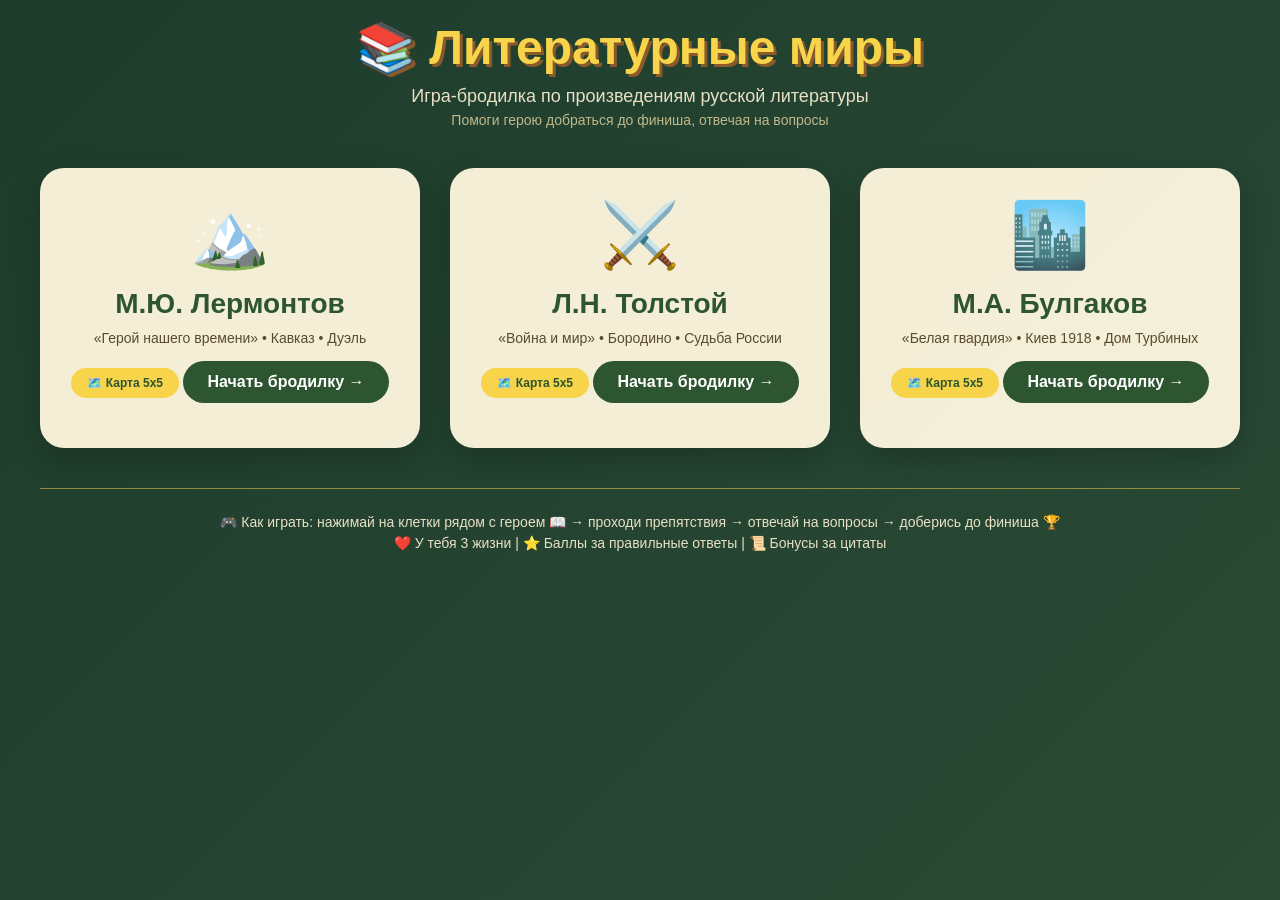
<file: index.html>
<!DOCTYPE html>
<html lang="ru">
<head>
    <meta charset="UTF-8">
    <meta name="viewport" content="width=device-width, initial-scale=1.0, user-scalable=yes">
    <title>Литературные миры | Игра-бродилка</title>
    <link rel="stylesheet" href="style.css">
</head>
<body>
    <div class="container">
        <h1 class="main-title">📚 Литературные миры</h1>
        <p class="subtitle">Игра-бродилка по произведениям русской литературы</p>
        <p class="subtitle-small">Помоги герою добраться до финиша, отвечая на вопросы</p>
        
        <div class="worlds-grid">
            <div class="world-card" data-world="lermontov">
                <div class="world-icon">🏔️</div>
                <h2>М.Ю. Лермонтов</h2>
                <p class="world-desc">«Герой нашего времени» • Кавказ • Дуэль</p>
                <div class="world-badge">🗺️ Карта 5x5</div>
                <button class="play-btn" onclick="startGame('lermontov')">Начать бродилку →</button>
            </div>
            
            <div class="world-card" data-world="tolstoy">
                <div class="world-icon">⚔️</div>
                <h2>Л.Н. Толстой</h2>
                <p class="world-desc">«Война и мир» • Бородино • Судьба России</p>
                <div class="world-badge">🗺️ Карта 5x5</div>
                <button class="play-btn" onclick="startGame('tolstoy')">Начать бродилку →</button>
            </div>
            
            <div class="world-card" data-world="bulgakov">
                <div class="world-icon">🏙️</div>
                <h2>М.А. Булгаков</h2>
                <p class="world-desc">«Белая гвардия» • Киев 1918 • Дом Турбиных</p>
                <div class="world-badge">🗺️ Карта 5x5</div>
                <button class="play-btn" onclick="startGame('bulgakov')">Начать бродилку →</button>
            </div>
        </div>
        
        <div class="info-footer">
            <p>🎮 Как играть: нажимай на клетки рядом с героем 📖 → проходи препятствия → отвечай на вопросы → доберись до финиша 🏆</p>
            <p>❤️ У тебя 3 жизни | ⭐ Баллы за правильные ответы | 📜 Бонусы за цитаты</p>
        </div>
    </div>
    
    <script>
        function startGame(world) {
            localStorage.setItem('currentWorld', world);
            window.location.href = 'game.html';
        }
    </script>
</body>
</html>
</file>
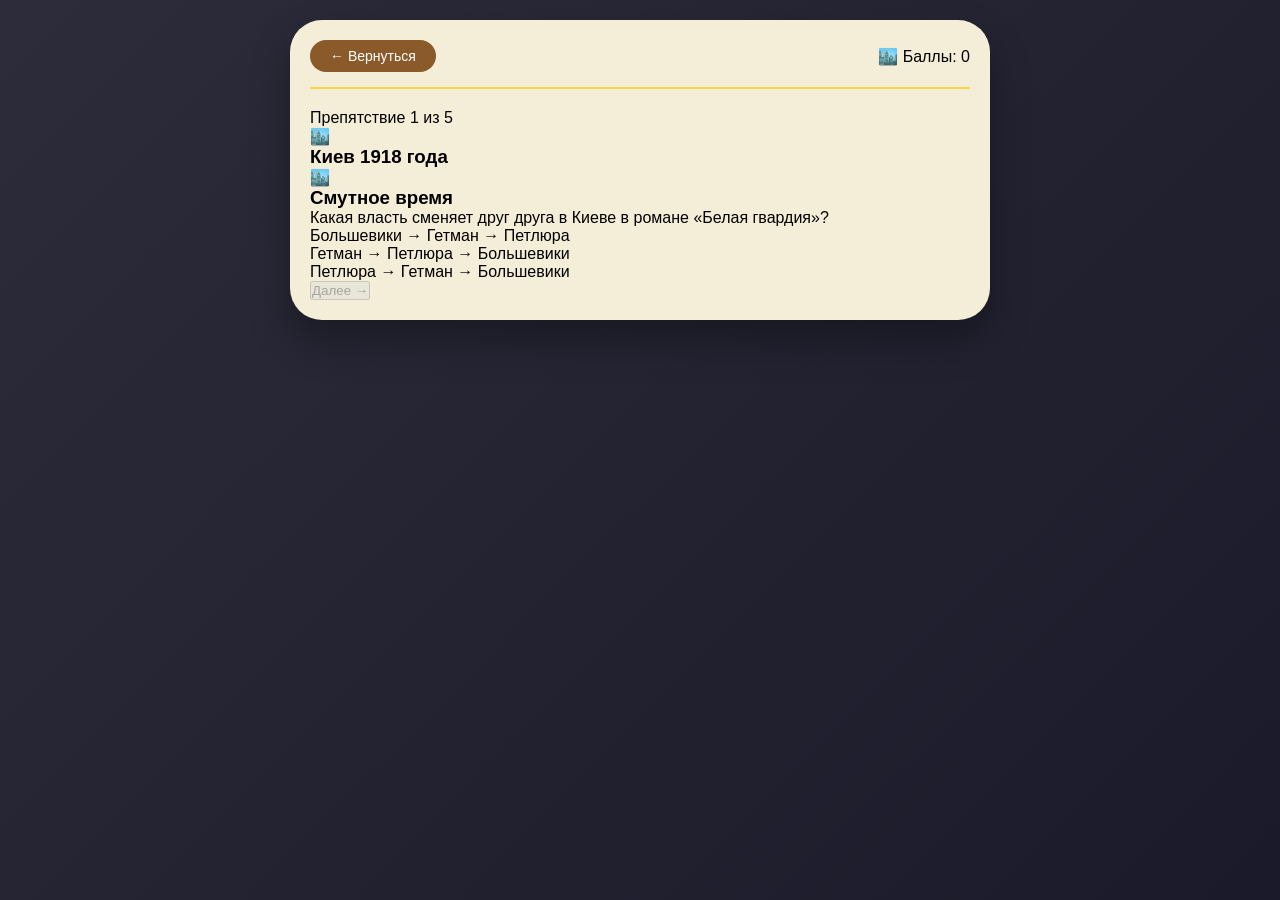
<file: bulgakov.html>
<!DOCTYPE html>
<html lang="ru">
<head>
    <meta charset="UTF-8">
    <meta name="viewport" content="width=device-width, initial-scale=1.0">
    <title>Булгаков - Киев 1918</title>
    <link rel="stylesheet" href="style.css">
    <style>
        body {
            background: linear-gradient(135deg, #2c2c3a 0%, #1a1a2a 100%);
        }
    </style>
</head>
<body>
    <div class="game-container">
        <div class="game-header">
            <a href="index.html" class="back-btn">← Вернуться</a>
            <div class="score">🏙️ Баллы: <span id="score">0</span></div>
        </div>
        
        <div class="progress">
            <div class="progress-bar">
                <div class="progress-fill" id="progressFill"></div>
            </div>
            <div class="progress-text" id="progressText">Препятствие 1 из 5</div>
        </div>
        
        <div class="location">
            <div class="location-icon">🏙️</div>
            <h3 id="locationTitle">Киев 1918 года</h3>
        </div>
        
        <div id="gameContent"></div>
    </div>
    
    <script>
        const questions = [
            {
                location: "Смутное время",
                question: "Какая власть сменяет друг друга в Киеве в романе «Белая гвардия»?",
                options: [
                    "Большевики → Гетман → Петлюра",
                    "Гетман → Петлюра → Большевики",
                    "Петлюра → Гетман → Большевики"
                ],
                correct: 1,
                explanation: "Сначала власть принадлежит гетману Скоропадскому, затем Киев захватывает Петлюра, а позже приходят большевики."
            },
            {
                location: "Дом Турбиных",
                question: "Какой предмет является символом дома Турбиных в романе?",
                options: [
                    "Рояль",
                    "Кремовые шторы",
                    "Библиотека"
                ],
                correct: 1,
                explanation: "Кремовые шторы — символ уюта и защищенности дома Турбиных. «Но всегда, и в самые страшные годы, кремовые шторы...»"
            },
            {
                location: "Алексей Турбин",
                question: "Что происходит с Алексеем Турбиным после того, как он пытается пробраться к петлюровцам?",
                options: [
                    "Его убивают",
                    "Его ранят и спасает Юлия Рейс",
                    "Он присоединяется к петлюровцам"
                ],
                correct: 1,
                explanation: "Алексей ранен, его спасает незнакомка Юлия Рейс, которая ухаживает за ним."
            },
            {
                location: "Сон Алексея",
                question: "Что символизирует сон Алексея Турбина о рае?",
                options: [
                    "Его желание умереть",
                    "Мысль о том, что все люди равны перед Богом",
                    "Его любовь к Юлии"
                ],
                correct: 1,
                explanation: "Во сне Алексей видит, как большевики, офицеры и петлюровцы вместе попадают в рай, что говорит о равенстве всех перед высшим судом."
            },
            {
                location: "Финал",
                question: "Чем заканчивается роман «Белая гвардия»?",
                options: [
                    "Гибелью всей семьи Турбиных",
                    "Приходом большевиков и надеждой на будущее",
                    "Эмиграцией Турбиных"
                ],
                correct: 1,
                explanation: "Роман заканчивается приходом большевиков и фразой: «Всё пройдет. Страдания, муки, кровь... Но звёзды останутся». Это надежда на мирное будущее."
            }
        ];
        
        let currentQuestion = 0;
        let score = 0;
        let answerLocked = false;
        
        const scoreElement = document.getElementById('score');
        const progressFill = document.getElementById('progressFill');
        const progressText = document.getElementById('progressText');
        const gameContent = document.getElementById('gameContent');
        
        function updateProgress() {
            const percent = (currentQuestion / questions.length) * 100;
            progressFill.style.width = percent + '%';
            progressText.textContent = `Препятствие ${currentQuestion + 1} из ${questions.length}`;
            scoreElement.textContent = score;
        }
        
        function showFinalScreen() {
            const totalPossible = questions.length * 10;
            const percent = (score / totalPossible) * 100;
            let prizeQuote = "";
            let prizeIcon = "";
            
            if (percent >= 80) {
                prizeQuote = "«Никогда не беги крысой в неизвестность... Но главное — не беги» — М.А. Булгаков";
                prizeIcon = "🏆";
            } else if (percent >= 50) {
                prizeQuote = "«Всё будет правильно. На этом построен мир» — М.А. Булгаков";
                prizeIcon = "📖";
            } else {
                prizeQuote = "«А звёзды останутся...» Перечитай роман и попробуй снова!";
                prizeIcon = "🔄";
            }
            
            gameContent.innerHTML = `
                <div class="final-screen">
                    <div class="final-icon">${prizeIcon}</div>
                    <h2>Киев пройден!</h2>
                    <div class="final-score">${score} / ${totalPossible} баллов</div>
                    <div class="prize">
                        <strong>📜 Литературный приз:</strong><br>
                        "${prizeQuote}"
                    </div>
                    <a href="index.html" class="reset-btn">Выбрать другого писателя →</a>
                </div>
            `;
        }
        
        function showQuestion() {
            if (currentQuestion >= questions.length) {
                showFinalScreen();
                return;
            }
            
            const q = questions[currentQuestion];
            
            gameContent.innerHTML = `
                <div class="location">
                    <div class="location-icon">🏙️</div>
                    <h3>${q.location}</h3>
                </div>
                <div class="question-card">
                    <div class="question-text">${q.question}</div>
                    <div class="options" id="options">
                        ${q.options.map((opt, idx) => `<div class="option" data-index="${idx}">${opt}</div>`).join('')}
                    </div>
                    <button class="next-btn" id="nextBtn" disabled>Далее →</button>
                    <div id="feedback" class="feedback"></div>
                </div>
            `;
            
            answerLocked = false;
            
            const options = document.querySelectorAll('.option');
            const nextBtn = document.getElementById('nextBtn');
            const feedbackDiv = document.getElementById('feedback');
            
            options.forEach(opt => {
                opt.addEventListener('click', () => {
                    if (answerLocked) return;
                    
                    const selectedIdx = parseInt(opt.dataset.index);
                    const isCorrect = (selectedIdx === q.correct);
                    
                    if (isCorrect) {
                        score += 10;
                        scoreElement.textContent = score;
                        opt.classList.add('correct');
                        feedbackDiv.innerHTML = `✅ Правильно! ${q.explanation}`;
                        feedbackDiv.className = 'feedback correct-feedback';
                    } else {
                        opt.classList.add('wrong');
                        const correctText = q.options[q.correct];
                        feedbackDiv.innerHTML = `❌ Неправильно. Правильный ответ: «${correctText}». ${q.explanation}`;
                        feedbackDiv.className = 'feedback wrong-feedback';
                        
                        options[q.correct].classList.add('correct');
                    }
                    
                    answerLocked = true;
                    options.forEach(o => o.classList.add('disabled'));
                    nextBtn.disabled = false;
                });
            });
            
            nextBtn.addEventListener('click', () => {
                currentQuestion++;
                updateProgress();
                showQuestion();
            });
        }
        
        updateProgress();
        showQuestion();
    </script>
</body>
</html>
</file>
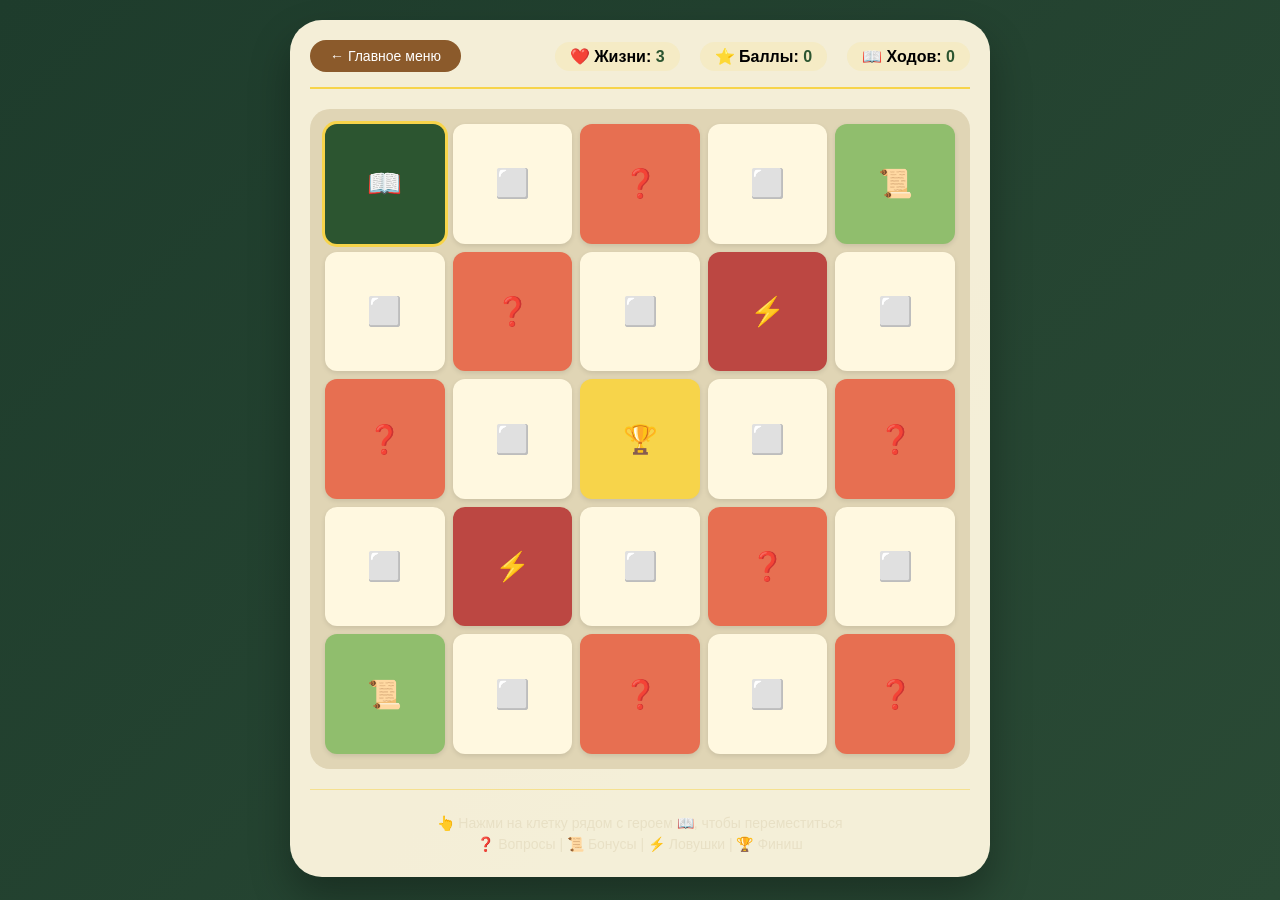
<file: game.html>
<!DOCTYPE html>
<html lang="ru">
<head>
    <meta charset="UTF-8">
    <meta name="viewport" content="width=device-width, initial-scale=1.0">
    <title>Литературная бродилка</title>
    <link rel="stylesheet" href="style.css">
</head>
<body>
    <div class="game-container">
        <div class="game-header">
            <a href="index.html" class="back-btn">← Главное меню</a>
            <div class="stats">
                <div class="stat">❤️ Жизни: <span id="lives">3</span></div>
                <div class="stat">⭐ Баллы: <span id="score">0</span></div>
                <div class="stat">📖 Ходов: <span id="moves">0</span></div>
            </div>
        </div>
        
        <div class="game-board" id="gameBoard"></div>
        
        <div class="info-footer">
            <p>👆 Нажми на клетку рядом с героем 📖, чтобы переместиться</p>
            <p>❓ Вопросы | 📜 Бонусы | ⚡ Ловушки | 🏆 Финиш</p>
        </div>
    </div>
    
    <div class="modal" id="questionModal">
        <div class="modal-content">
            <h3>📖 Испытание</h3>
            <div class="question" id="questionText"></div>
            <div class="modal-options" id="modalOptions"></div>
            <div id="modalFeedback" style="font-size: 14px; margin-top: 10px;"></div>
        </div>
    </div>
    
    <script>
        // Данные для каждого мира
        const worldsData = {
            lermontov: {
                name: "Кавказские горы",
                questions: [
                    { text: "Кто написал роман «Герой нашего времени»?", options: ["А.С. Пушкин", "М.Ю. Лермонтов", "Л.Н. Толстой"], correct: 1, explanation: "Михаил Юрьевич Лермонтов — автор романа «Герой нашего времени»." },
                    { text: "Как зовут главного героя романа?", options: ["Евгений Онегин", "Григорий Печорин", "Алексей Турбин"], correct: 1, explanation: "Печорин Григорий Александрович — главный герой." },
                    { text: "С кем дуэль у Печорина?", options: ["С Грушницким", "С Максимом Максимычем", "С Вернером"], correct: 0, explanation: "Дуэль была с Грушницким." },
                    { text: "Как зовут девушку, которую любил Печорин?", options: ["Княжна Мери", "Вера", "Бэла"], correct: 1, explanation: "Вера — единственная женщина, которую Печорин любил по-настоящему." },
                    { text: "Что происходит с Печориным в конце?", options: ["Женится", "Умирает в Персии", "Становится генералом"], correct: 1, explanation: "Печорин умирает по дороге из Персии." }
                ]
            },
            tolstoy: {
                name: "Бородинское поле",
                questions: [
                    { text: "Сколько томов в романе «Война и мир»?", options: ["3", "4", "5"], correct: 1, explanation: "Роман состоит из 4 томов." },
                    { text: "Кто командует русской армией при Бородино?", options: ["Наполеон", "Кутузов", "Багратион"], correct: 1, explanation: "Кутузов — главнокомандующий." },
                    { text: "Кого любит Наташа Ростова?", options: ["Пьера", "Андрея", "Анатоля"], correct: 0, explanation: "В конце романа Наташа выходит замуж за Пьера." },
                    { text: "Что происходит с Андреем Болконским?", options: ["Женится", "Умирает", "Эмигрирует"], correct: 1, explanation: "Андрей умирает от ранения." },
                    { text: "Какую фамилию носит семья Наташи?", options: ["Болконские", "Курагины", "Ростовы"], correct: 2, explanation: "Наташа — Ростова." }
                ]
            },
            bulgakov: {
                name: "Киев 1918",
                questions: [
                    { text: "Как называется дом семьи Турбиных?", options: ["Дом на набережной", "Дом Турбиных", "Дом на Алексеевском спуске"], correct: 2, explanation: "Дом находится на Алексеевском спуске." },
                    { text: "Что является символом дома?", options: ["Кремовые шторы", "Библиотека", "Рояль"], correct: 0, explanation: "Кремовые шторы — символ уюта." },
                    { text: "Кто спасает Алексея Турбина?", options: ["Елена", "Юлия Рейс", "Николка"], correct: 1, explanation: "Юлия Рейс спасает раненого Алексея." },
                    { text: "Как зовут сестру Турбиных?", options: ["Наташа", "Елена", "Анна"], correct: 1, explanation: "Елена Турбина — сестра." },
                    { text: "Чем заканчивается роман?", options: ["Гибелью семьи", "Приходом большевиков", "Эмиграцией"], correct: 1, explanation: "Роман заканчивается приходом большевиков." }
                ]
            }
        };
        
        // Получаем выбранный мир
        const world = localStorage.getItem('currentWorld') || 'lermontov';
        const worldData = worldsData[world];
        
        // Игровые переменные
        let playerPos = { x: 0, y: 0 };
        let lives = 3;
        let score = 0;
        let moves = 0;
        let gameActive = true;
        let currentQuestionCallback = null;
        
        // Карта (5x5)
        // 0 - обычная клетка, 1 - вопрос, 2 - бонус, 3 - ловушка, 4 - финиш
        const map = [
            [1, 0, 1, 0, 2],
            [0, 1, 0, 3, 0],
            [1, 0, 4, 0, 1],
            [0, 3, 0, 1, 0],
            [2, 0, 1, 0, 1]
        ];
        
        const cellIcons = {
            0: "⬜",
            1: "❓",
            2: "📜",
            3: "⚡",
            4: "🏆"
        };
        
        // Элементы DOM
        const boardElement = document.getElementById('gameBoard');
        const livesElement = document.getElementById('lives');
        const scoreElement = document.getElementById('score');
        const movesElement = document.getElementById('moves');
        const modal = document.getElementById('questionModal');
        const questionText = document.getElementById('questionText');
        const modalOptions = document.getElementById('modalOptions');
        const modalFeedback = document.getElementById('modalFeedback');
        
        function updateUI() {
            livesElement.textContent = lives;
            scoreElement.textContent = score;
            movesElement.textContent = moves;
        }
        
        function checkWin() {
            if (map[playerPos.y][playerPos.x] === 4) {
                gameActive = false;
                const totalScore = score + (lives * 10);
                boardElement.innerHTML = `
                    <div class="game-message" style="grid-column: span 5;">
                        <h2>🏆 ПОБЕДА! 🏆</h2>
                        <p>Вы прошли ${worldData.name}!</p>
                        <div class="final-score">${totalScore} баллов</div>
                        <p>Сделано ходов: ${moves}</p>
                        <p>Осталось жизней: ${lives}</p>
                        <a href="index.html" class="restart-btn">Выбрать другой мир →</a>
                    </div>
                `;
            }
        }
        
        function checkLose() {
            if (lives <= 0) {
                gameActive = false;
                boardElement.innerHTML = `
                    <div class="game-message" style="grid-column: span 5;">
                        <h2>💀 ПОРАЖЕНИЕ 💀</h2>
                        <p>Вы не смогли пройти ${worldData.name}...</p>
                        <div class="final-score">${score} баллов</div>
                        <a href="index.html" class="restart-btn">Попробовать снова →</a>
                    </div>
                `;
            }
        }
        
        function showQuestion(questionIndex, onAnswer) {
            const q = worldData.questions[questionIndex % worldData.questions.length];
            questionText.textContent = q.text;
            modalOptions.innerHTML = '';
            modalFeedback.innerHTML = '';
            
            q.options.forEach((opt, idx) => {
                const optionDiv = document.createElement('div');
                optionDiv.className = 'modal-option';
                optionDiv.textContent = opt;
                optionDiv.onclick = () => {
                    if (idx === q.correct) {
                        modalFeedback.innerHTML = `✅ Правильно! ${q.explanation}`;
                        modalFeedback.style.color = '#155724';
                        onAnswer(true);
                    } else {
                        modalFeedback.innerHTML = `❌ Неправильно. Правильный ответ: «${q.options[q.correct]}». ${q.explanation}`;
                        modalFeedback.style.color = '#721c24';
                        onAnswer(false);
                    }
                    setTimeout(() => {
                        modal.classList.remove('active');
                    }, 1500);
                };
                modalOptions.appendChild(optionDiv);
            });
            
            modal.classList.add('active');
        }
        
        function handleCellClick(x, y) {
            if (!gameActive) return;
            
            // Проверка: можно ли переместиться (только соседние клетки)
            const dx = Math.abs(x - playerPos.x);
            const dy = Math.abs(y - playerPos.y);
            if ((dx + dy) !== 1) return;
            
            moves++;
            playerPos = { x, y };
            updateUI();
            renderBoard();
            
            const cellType = map[y][x];
            
            if (cellType === 1) {
                // Вопрос
                const questionIndex = moves;
                showQuestion(questionIndex, (isCorrect) => {
                    if (isCorrect) {
                        score += 10;
                        updateUI();
                        map[y][x] = 0;
                        renderBoard();
                    } else {
                        lives--;
                        updateUI();
                        checkLose();
                        if (gameActive) {
                            renderBoard();
                        }
                    }
                });
            } else if (cellType === 2) {
                // Бонус
                score += 15;
                updateUI();
                map[y][x] = 0;
                renderBoard();
                modalFeedback.innerHTML = `📜 Бонус! +15 баллов`;
                modalFeedback.style.color = '#155724';
                modal.classList.add('active');
                setTimeout(() => modal.classList.remove('active'), 1000);
            } else if (cellType === 3) {
                // Ловушка
                lives--;
                updateUI();
                map[y][x] = 0;
                renderBoard();
                modalFeedback.innerHTML = `⚡ Ловушка! -1 жизнь`;
                modalFeedback.style.color = '#721c24';
                modal.classList.add('active');
                setTimeout(() => modal.classList.remove('active'), 1000);
                checkLose();
            } else {
                checkWin();
            }
        }
        
        function renderBoard() {
            boardElement.innerHTML = '';
            for (let y = 0; y < 5; y++) {
                for (let x = 0; x < 5; x++) {
                    const cell = document.createElement('div');
                    cell.className = 'cell';
                    
                    if (playerPos.x === x && playerPos.y === y) {
                        cell.textContent = '📖';
                        cell.classList.add('player-cell');
                    } else {
                        const cellType = map[y][x];
                        cell.textContent = cellIcons[cellType] || '⬜';
                        
                        if (cellType === 1) cell.classList.add('obstacle');
                        else if (cellType === 2) cell.classList.add('bonus');
                        else if (cellType === 3) cell.classList.add('trap');
                        else if (cellType === 4) cell.classList.add('finish');
                    }
                    
                    if (gameActive && (Math.abs(x - playerPos.x) + Math.abs(y - playerPos.y)) === 1) {
                        cell.style.cursor = 'pointer';
                        cell.onclick = () => handleCellClick(x, y);
                    } else {
                        cell.style.cursor = 'default';
                    }
                    
                    boardElement.appendChild(cell);
                }
            }
        }
        
        // Начало игры
        playerPos = { x: 0, y: 0 };
        renderBoard();
        updateUI();
    </script>
</body>
</html>
</file>
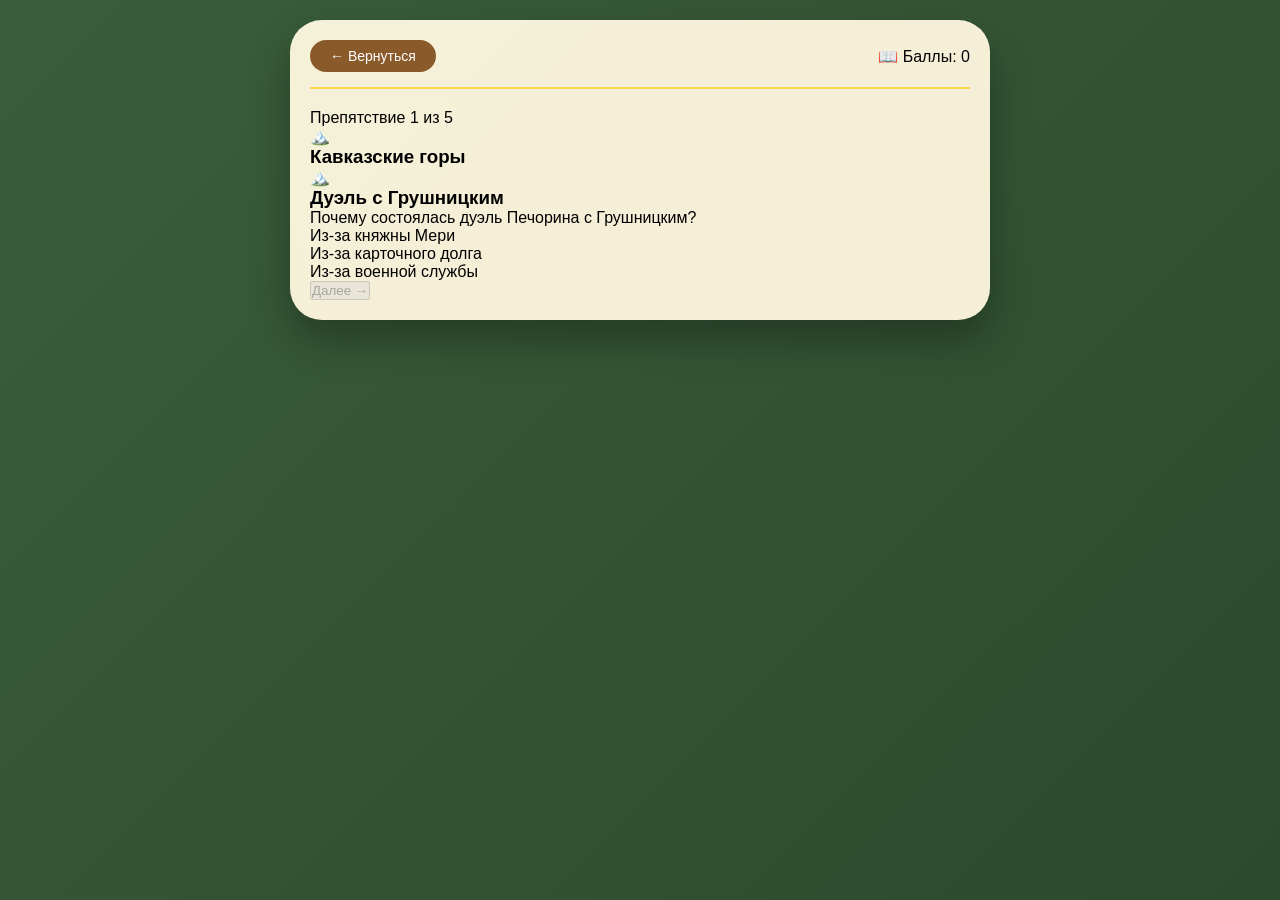
<file: lermontov.html>
<!DOCTYPE html>
<html lang="ru">
<head>
    <meta charset="UTF-8">
    <meta name="viewport" content="width=device-width, initial-scale=1.0">
    <title>Лермонтов - Кавказские горы</title>
    <link rel="stylesheet" href="style.css">
    <style>
        body {
            background: linear-gradient(135deg, #3a5e3a 0%, #2c4a2c 100%);
        }
    </style>
</head>
<body>
    <div class="game-container">
        <div class="game-header">
            <a href="index.html" class="back-btn">← Вернуться</a>
            <div class="score">📖 Баллы: <span id="score">0</span></div>
        </div>
        
        <div class="progress">
            <div class="progress-bar">
                <div class="progress-fill" id="progressFill"></div>
            </div>
            <div class="progress-text" id="progressText">Препятствие 1 из 5</div>
        </div>
        
        <div class="location">
            <div class="location-icon">🏔️</div>
            <h3 id="locationTitle">Кавказские горы</h3>
        </div>
        
        <div id="gameContent"></div>
    </div>
    
    <script>
        const questions = [
            {
                location: "Дуэль с Грушницким",
                question: "Почему состоялась дуэль Печорина с Грушницким?",
                options: [
                    "Из-за княжны Мери",
                    "Из-за карточного долга",
                    "Из-за военной службы"
                ],
                correct: 0,
                explanation: "Печорин и Грушницкий поссорились из-за княжны Мери. Грушницкий распускал слухи, и дуэль стала неизбежной."
            },
            {
                location: "Тамань",
                question: "Что происходит с Печориным в Тамани?",
                options: [
                    "Он встречает старую любовь",
                    "Он попадает в историю с контрабандистами",
                    "Он выигрывает дуэль"
                ],
                correct: 1,
                explanation: "В Тамани Печорин сталкивается с контрабандистами, которые чуть не топят его в море."
            },
            {
                location: "Вера",
                question: "Кто такая Вера в романе «Герой нашего времени»?",
                options: [
                    "Сестра Печорина",
                    "Единственная женщина, которую Печорин действительно любил",
                    "Княжна, в которую влюблен Грушницкий"
                ],
                correct: 1,
                explanation: "Вера — замужняя женщина, которую Печорин любил по-настоящему. Она единственная, кто понимает его."
            },
            {
                location: "Характер Печорина",
                question: "Как сам Печорин объясняет свою способность приносить несчастья другим?",
                options: [
                    "Он считает это проклятием",
                    "Он говорит, что это его судьба",
                    "Он считает, что просто играет роль"
                ],
                correct: 1,
                explanation: "Печорин говорит: «Я чувствую в себе эту необъятную силу, но не знаю, на что ее употребить». Он считает себя орудием судьбы."
            },
            {
                location: "Финал",
                question: "Чем заканчивается роман «Герой нашего времени»?",
                options: [
                    "Печорин женится на княжне Мери",
                    "Печорин погибает в Персии",
                    "Печорин становится генералом"
                ],
                correct: 1,
                explanation: "Из предисловия к роману мы узнаем, что Печорин умер по дороге из Персии."
            }
        ];
        
        let currentQuestion = 0;
        let score = 0;
        let answerLocked = false;
        
        const scoreElement = document.getElementById('score');
        const progressFill = document.getElementById('progressFill');
        const progressText = document.getElementById('progressText');
        const gameContent = document.getElementById('gameContent');
        
        function updateProgress() {
            const percent = (currentQuestion / questions.length) * 100;
            progressFill.style.width = percent + '%';
            progressText.textContent = `Препятствие ${currentQuestion + 1} из ${questions.length}`;
            scoreElement.textContent = score;
        }
        
        function showFinalScreen() {
            const totalPossible = questions.length * 10;
            const percent = (score / totalPossible) * 100;
            let prizeQuote = "";
            let prizeIcon = "";
            
            if (percent >= 80) {
                prizeQuote = "«А что такое счастье?.. Гордость?.. Я несчастлив, потому что во мне нет этой гордости...» — М.Ю. Лермонтов";
                prizeIcon = "🏆";
            } else if (percent >= 50) {
                prizeQuote = "«Судьба как-то всегда приводила меня к развязке чужих драм...» — М.Ю. Лермонтов";
                prizeIcon = "📖";
            } else {
                prizeQuote = "«Скучно мне, потому что я не знаю, зачем живу...» Перечитай роман и попробуй снова!";
                prizeIcon = "🔄";
            }
            
            gameContent.innerHTML = `
                <div class="final-screen">
                    <div class="final-icon">${prizeIcon}</div>
                    <h2>Путь завершён!</h2>
                    <div class="final-score">${score} / ${totalPossible} баллов</div>
                    <div class="prize">
                        <strong>📜 Литературный приз:</strong><br>
                        "${prizeQuote}"
                    </div>
                    <a href="index.html" class="reset-btn">Выбрать другого писателя →</a>
                </div>
            `;
        }
        
        function showQuestion() {
            if (currentQuestion >= questions.length) {
                showFinalScreen();
                return;
            }
            
            const q = questions[currentQuestion];
            
            gameContent.innerHTML = `
                <div class="location">
                    <div class="location-icon">🏔️</div>
                    <h3>${q.location}</h3>
                </div>
                <div class="question-card">
                    <div class="question-text">${q.question}</div>
                    <div class="options" id="options">
                        ${q.options.map((opt, idx) => `<div class="option" data-index="${idx}">${opt}</div>`).join('')}
                    </div>
                    <button class="next-btn" id="nextBtn" disabled>Далее →</button>
                    <div id="feedback" class="feedback"></div>
                </div>
            `;
            
            answerLocked = false;
            
            const options = document.querySelectorAll('.option');
            const nextBtn = document.getElementById('nextBtn');
            const feedbackDiv = document.getElementById('feedback');
            
            options.forEach(opt => {
                opt.addEventListener('click', () => {
                    if (answerLocked) return;
                    
                    const selectedIdx = parseInt(opt.dataset.index);
                    const isCorrect = (selectedIdx === q.correct);
                    
                    if (isCorrect) {
                        score += 10;
                        scoreElement.textContent = score;
                        opt.classList.add('correct');
                        feedbackDiv.innerHTML = `✅ Правильно! ${q.explanation}`;
                        feedbackDiv.className = 'feedback correct-feedback';
                    } else {
                        opt.classList.add('wrong');
                        const correctText = q.options[q.correct];
                        feedbackDiv.innerHTML = `❌ Неправильно. Правильный ответ: «${correctText}». ${q.explanation}`;
                        feedbackDiv.className = 'feedback wrong-feedback';
                        
                        options[q.correct].classList.add('correct');
                    }
                    
                    answerLocked = true;
                    options.forEach(o => o.classList.add('disabled'));
                    nextBtn.disabled = false;
                });
            });
            
            nextBtn.addEventListener('click', () => {
                currentQuestion++;
                updateProgress();
                showQuestion();
            });
        }
        
        updateProgress();
        showQuestion();
    </script>
</body>
</html>
</file>
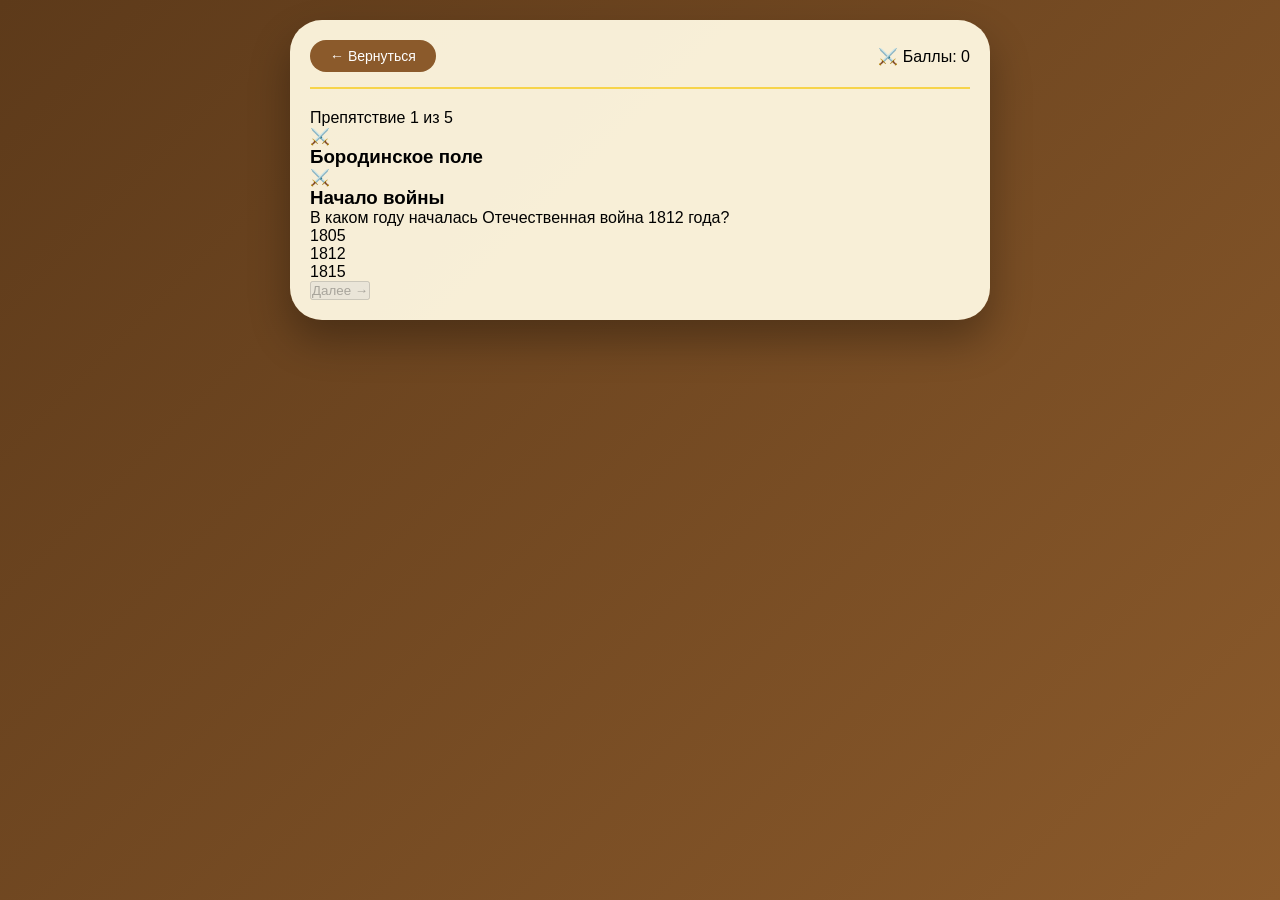
<file: tolstoy.html>
<!DOCTYPE html>
<html lang="ru">
<head>
    <meta charset="UTF-8">
    <meta name="viewport" content="width=device-width, initial-scale=1.0">
    <title>Толстой - Бородинское поле</title>
    <link rel="stylesheet" href="style.css">
    <style>
        body {
            background: linear-gradient(135deg, #5d3a1a 0%, #8b5a2b 100%);
        }
    </style>
</head>
<body>
    <div class="game-container">
        <div class="game-header">
            <a href="index.html" class="back-btn">← Вернуться</a>
            <div class="score">⚔️ Баллы: <span id="score">0</span></div>
        </div>
        
        <div class="progress">
            <div class="progress-bar">
                <div class="progress-fill" id="progressFill"></div>
            </div>
            <div class="progress-text" id="progressText">Препятствие 1 из 5</div>
        </div>
        
        <div class="location">
            <div class="location-icon">⚔️</div>
            <h3 id="locationTitle">Бородинское поле</h3>
        </div>
        
        <div id="gameContent"></div>
    </div>
    
    <script>
        const questions = [
            {
                location: "Начало войны",
                question: "В каком году началась Отечественная война 1812 года?",
                options: ["1805", "1812", "1815"],
                correct: 1,
                explanation: "Отечественная война началась 12 июня 1812 года, когда армия Наполеона вторглась в Россию."
            },
            {
                location: "Кутузов",
                question: "Какую стратегию избрал Кутузов после Бородинского сражения?",
                options: [
                    "Немедленное контрнаступление",
                    "Отступление и сдачу Москвы",
                    "Оборону в Москве"
                ],
                correct: 1,
                explanation: "Кутузов принял решение оставить Москву, чтобы сохранить армию. «С потерей Москвы не потеряна Россия»."
            },
            {
                location: "Андрей Болконский",
                question: "Что стало причиной гибели Андрея Болконского?",
                options: [
                    "Смертельное ранение на Бородинском поле",
                    "Болезнь",
                    "Дуэль"
                ],
                correct: 0,
                explanation: "Князь Андрей был смертельно ранен осколком гранаты на Бородинском поле."
            },
            {
                location: "Наташа Ростова",
                question: "Как Наташа Ростова помогает раненым после Бородинского сражения?",
                options: [
                    "Становится медсестрой в госпитале",
                    "Убеждает родителей отдать подводы для раненых",
                    "Уезжает из Москвы"
                ],
                correct: 1,
                explanation: "Наташа уговаривает родителей отдать подводы, предназначенные для вывоза вещей, для перевозки раненых."
            },
            {
                location: "Философия Толстого",
                question: "Как Толстой в романе «Война и мир» относится к роли личности в истории?",
                options: [
                    "Личность определяет ход истории",
                    "Историей движут массы, а не отдельные личности",
                    "История — это случайность"
                ],
                correct: 1,
                explanation: "Толстой утверждает, что историей движут народные массы, а великие личности лишь следуют исторической необходимости."
            }
        ];
        
        let currentQuestion = 0;
        let score = 0;
        let answerLocked = false;
        
        const scoreElement = document.getElementById('score');
        const progressFill = document.getElementById('progressFill');
        const progressText = document.getElementById('progressText');
        const gameContent = document.getElementById('gameContent');
        
        function updateProgress() {
            const percent = (currentQuestion / questions.length) * 100;
            progressFill.style.width = percent + '%';
            progressText.textContent = `Препятствие ${currentQuestion + 1} из ${questions.length}`;
            scoreElement.textContent = score;
        }
        
        function showFinalScreen() {
            const totalPossible = questions.length * 10;
            const percent = (score / totalPossible) * 100;
            let prizeQuote = "";
            let prizeIcon = "";
            
            if (percent >= 80) {
                prizeQuote = "«Всё, что я знаю, я знаю благодаря тому, что люблю» — Л.Н. Толстой";
                prizeIcon = "🏆";
            } else if (percent >= 50) {
                prizeQuote = "«Нет величия там, где нет простоты, добра и правды» — Л.Н. Толстой";
                prizeIcon = "📖";
            } else {
                prizeQuote = "«Чем больше мы живём духом, тем менее зависим от того, что нас окружает...» Перечитай роман и попробуй снова!";
                prizeIcon = "🔄";
            }
            
            gameContent.innerHTML = `
                <div class="final-screen">
                    <div class="final-icon">${prizeIcon}</div>
                    <h2>Бородинское сражение пройдено!</h2>
                    <div class="final-score">${score} / ${totalPossible} баллов</div>
                    <div class="prize">
                        <strong>📜 Литературный приз:</strong><br>
                        "${prizeQuote}"
                    </div>
                    <a href="index.html" class="reset-btn">Выбрать другого писателя →</a>
                </div>
            `;
        }
        
        function showQuestion() {
            if (currentQuestion >= questions.length) {
                showFinalScreen();
                return;
            }
            
            const q = questions[currentQuestion];
            
            gameContent.innerHTML = `
                <div class="location">
                    <div class="location-icon">⚔️</div>
                    <h3>${q.location}</h3>
                </div>
                <div class="question-card">
                    <div class="question-text">${q.question}</div>
                    <div class="options" id="options">
                        ${q.options.map((opt, idx) => `<div class="option" data-index="${idx}">${opt}</div>`).join('')}
                    </div>
                    <button class="next-btn" id="nextBtn" disabled>Далее →</button>
                    <div id="feedback" class="feedback"></div>
                </div>
            `;
            
            answerLocked = false;
            
            const options = document.querySelectorAll('.option');
            const nextBtn = document.getElementById('nextBtn');
            const feedbackDiv = document.getElementById('feedback');
            
            options.forEach(opt => {
                opt.addEventListener('click', () => {
                    if (answerLocked) return;
                    
                    const selectedIdx = parseInt(opt.dataset.index);
                    const isCorrect = (selectedIdx === q.correct);
                    
                    if (isCorrect) {
                        score += 10;
                        scoreElement.textContent = score;
                        opt.classList.add('correct');
                        feedbackDiv.innerHTML = `✅ Правильно! ${q.explanation}`;
                        feedbackDiv.className = 'feedback correct-feedback';
                    } else {
                        opt.classList.add('wrong');
                        const correctText = q.options[q.correct];
                        feedbackDiv.innerHTML = `❌ Неправильно. Правильный ответ: «${correctText}». ${q.explanation}`;
                        feedbackDiv.className = 'feedback wrong-feedback';
                        
                        options[q.correct].classList.add('correct');
                    }
                    
                    answerLocked = true;
                    options.forEach(o => o.classList.add('disabled'));
                    nextBtn.disabled = false;
                });
            });
            
            nextBtn.addEventListener('click', () => {
                currentQuestion++;
                updateProgress();
                showQuestion();
            });
        }
        
        updateProgress();
        showQuestion();
    </script>
</body>
</html>
</file>
<file: style.css>
* {
    margin: 0;
    padding: 0;
    box-sizing: border-box;
}

body {
    font-family: 'Segoe UI', 'Montserrat', Tahoma, Geneva, Verdana, sans-serif;
    background: linear-gradient(135deg, #1e3c2c 0%, #2a4a35 100%);
    min-height: 100vh;
    padding: 20px;
}

.container {
    max-width: 1200px;
    margin: 0 auto;
}

.main-title {
    text-align: center;
    font-size: 48px;
    color: #f7d44a;
    text-shadow: 3px 3px 0 #8b5a2b;
    margin-bottom: 10px;
}

.subtitle {
    text-align: center;
    font-size: 18px;
    color: #e8e0c5;
    margin-bottom: 5px;
}

.subtitle-small {
    text-align: center;
    font-size: 14px;
    color: #c0b88a;
    margin-bottom: 40px;
}

.worlds-grid {
    display: grid;
    grid-template-columns: repeat(auto-fit, minmax(300px, 1fr));
    gap: 30px;
    margin-bottom: 40px;
}

.world-card {
    background: rgba(255, 248, 225, 0.95);
    border-radius: 24px;
    padding: 30px 20px;
    text-align: center;
    transition: transform 0.3s, box-shadow 0.3s;
    cursor: pointer;
    box-shadow: 0 10px 30px rgba(0,0,0,0.2);
}

.world-card:hover {
    transform: translateY(-10px);
    box-shadow: 0 20px 40px rgba(0,0,0,0.3);
}

.world-icon {
    font-size: 64px;
    margin-bottom: 15px;
}

.world-card h2 {
    font-size: 28px;
    color: #2c5530;
    margin-bottom: 10px;
}

.world-desc {
    color: #5a4a2e;
    font-size: 14px;
    margin-bottom: 15px;
}

.world-badge {
    background: #f7d44a;
    color: #2c5530;
    padding: 8px 16px;
    border-radius: 30px;
    display: inline-block;
    font-size: 12px;
    font-weight: bold;
    margin-bottom: 20px;
}

.play-btn {
    background: #2c5530;
    color: white;
    border: none;
    padding: 12px 24px;
    font-size: 16px;
    border-radius: 40px;
    cursor: pointer;
    transition: background 0.3s;
    font-weight: bold;
}

.play-btn:hover {
    background: #1e3c2c;
}

.info-footer {
    text-align: center;
    color: #e8e0c5;
    font-size: 14px;
    padding-top: 20px;
    border-top: 1px solid #f7d44a80;
}

.info-footer p {
    margin: 5px 0;
}

/* Стили для игрового поля */
.game-container {
    max-width: 700px;
    margin: 0 auto;
    background: rgba(255, 248, 225, 0.95);
    border-radius: 32px;
    padding: 20px;
    box-shadow: 0 20px 40px rgba(0,0,0,0.3);
}

.game-header {
    display: flex;
    justify-content: space-between;
    align-items: center;
    margin-bottom: 20px;
    padding-bottom: 15px;
    border-bottom: 2px solid #f7d44a;
    flex-wrap: wrap;
    gap: 10px;
}

.back-btn {
    background: #8b5a2b;
    color: white;
    text-decoration: none;
    padding: 8px 20px;
    border-radius: 30px;
    font-size: 14px;
}

.back-btn:hover {
    background: #5a3a1a;
}

.stats {
    display: flex;
    gap: 20px;
}

.stat {
    background: #f7d44a20;
    padding: 5px 15px;
    border-radius: 30px;
    font-weight: bold;
}

.stat span {
    color: #2c5530;
}

/* Игровое поле */
.game-board {
    display: grid;
    grid-template-columns: repeat(5, 1fr);
    gap: 8px;
    background: #e0d5b5;
    padding: 15px;
    border-radius: 20px;
    margin-bottom: 20px;
}

.cell {
    aspect-ratio: 1;
    background: #fff8e0;
    border-radius: 12px;
    display: flex;
    align-items: center;
    justify-content: center;
    font-size: 28px;
    cursor: pointer;
    transition: all 0.2s;
    box-shadow: 0 2px 5px rgba(0,0,0,0.1);
    position: relative;
}

.cell:hover:not(.player-cell):not(.obstacle):not(.finish) {
    transform: scale(1.05);
    background: #f7d44a;
}

.cell.player-cell {
    background: #2c5530;
    box-shadow: 0 0 0 3px #f7d44a;
}

.cell.obstacle {
    background: #e76f51;
    cursor: pointer;
}

.cell.bonus {
    background: #90be6d;
    cursor: pointer;
}

.cell.trap {
    background: #bc4742;
    cursor: pointer;
}

.cell.finish {
    background: #f7d44a;
    cursor: pointer;
}

.cell.disabled {
    opacity: 0.5;
    cursor: not-allowed;
}

/* Модальное окно вопроса */
.modal {
    display: none;
    position: fixed;
    top: 0;
    left: 0;
    width: 100%;
    height: 100%;
    background: rgba(0,0,0,0.7);
    justify-content: center;
    align-items: center;
    z-index: 1000;
}

.modal.active {
    display: flex;
}

.modal-content {
    background: white;
    border-radius: 24px;
    padding: 30px;
    max-width: 500px;
    width: 90%;
    text-align: center;
}

.modal-content h3 {
    color: #2c5530;
    margin-bottom: 20px;
    font-size: 24px;
}

.modal-content .question {
    font-size: 18px;
    margin-bottom: 20px;
    line-height: 1.4;
}

.modal-options {
    display: flex;
    flex-direction: column;
    gap: 10px;
    margin-bottom: 20px;
}

.modal-option {
    background: #f5f0e3;
    padding: 12px;
    border-radius: 40px;
    cursor: pointer;
    transition: background 0.2s;
}

.modal-option:hover {
    background: #e8dfc8;
}

.modal-option.correct {
    background: #90be6d;
    color: white;
}

.modal-option.wrong {
    background: #e76f51;
    color: white;
}

.close-modal {
    background: #2c5530;
    color: white;
    border: none;
    padding: 10px 20px;
    border-radius: 30px;
    cursor: pointer;
    margin-top: 10px;
}

/* Сообщение о победе/поражении */
.game-message {
    text-align: center;
    padding: 40px;
}

.game-message h2 {
    font-size: 32px;
    margin-bottom: 20px;
}

.game-message .final-score {
    font-size: 28px;
    color: #f7d44a;
    background: #2c5530;
    display: inline-block;
    padding: 10px 30px;
    border-radius: 50px;
    margin: 20px 0;
}

.restart-btn {
    background: #2c5530;
    color: white;
    text-decoration: none;
    padding: 12px 30px;
    border-radius: 40px;
    display: inline-block;
    margin-top: 20px;
}

@media (max-width: 600px) {
    .cell {
        font-size: 20px;
    }
    .stats {
        flex-wrap: wrap;
        justify-content: center;
    }
    .game-header {
        flex-direction: column;
    }
}
</file>
